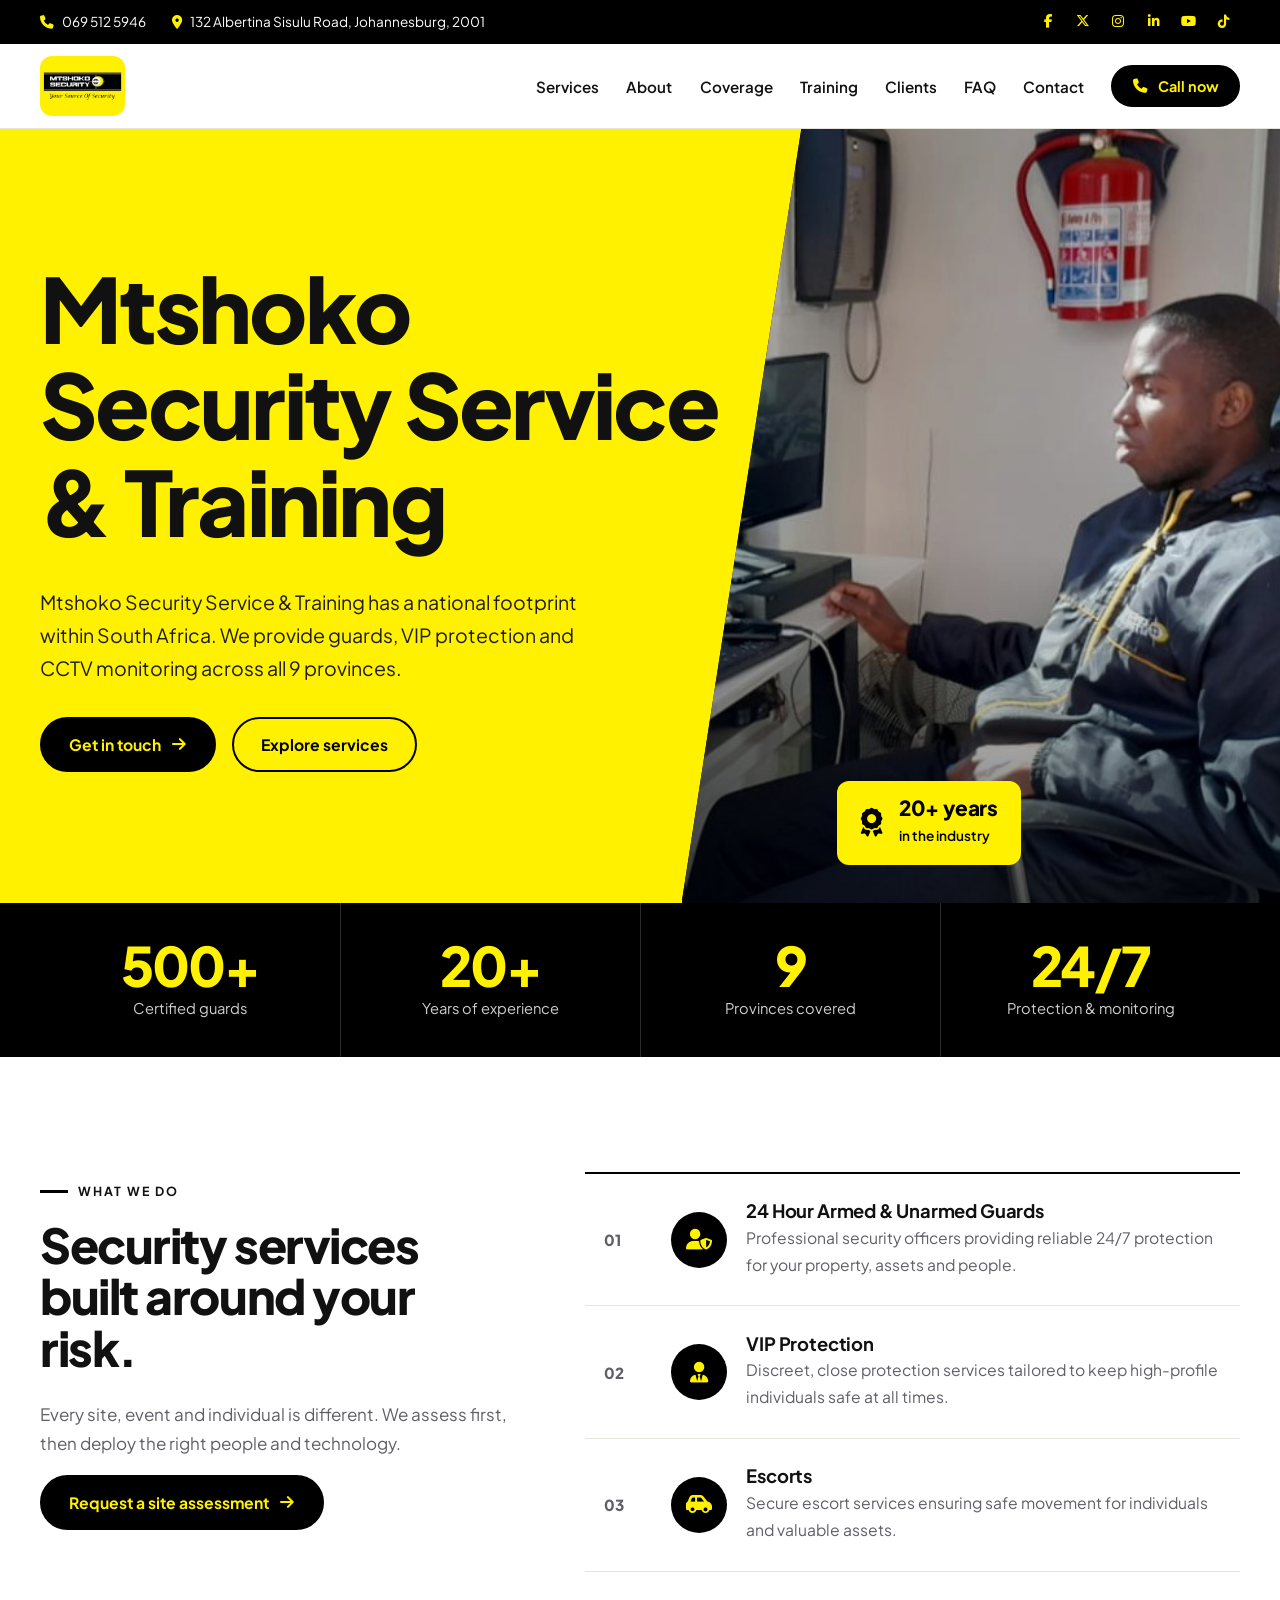
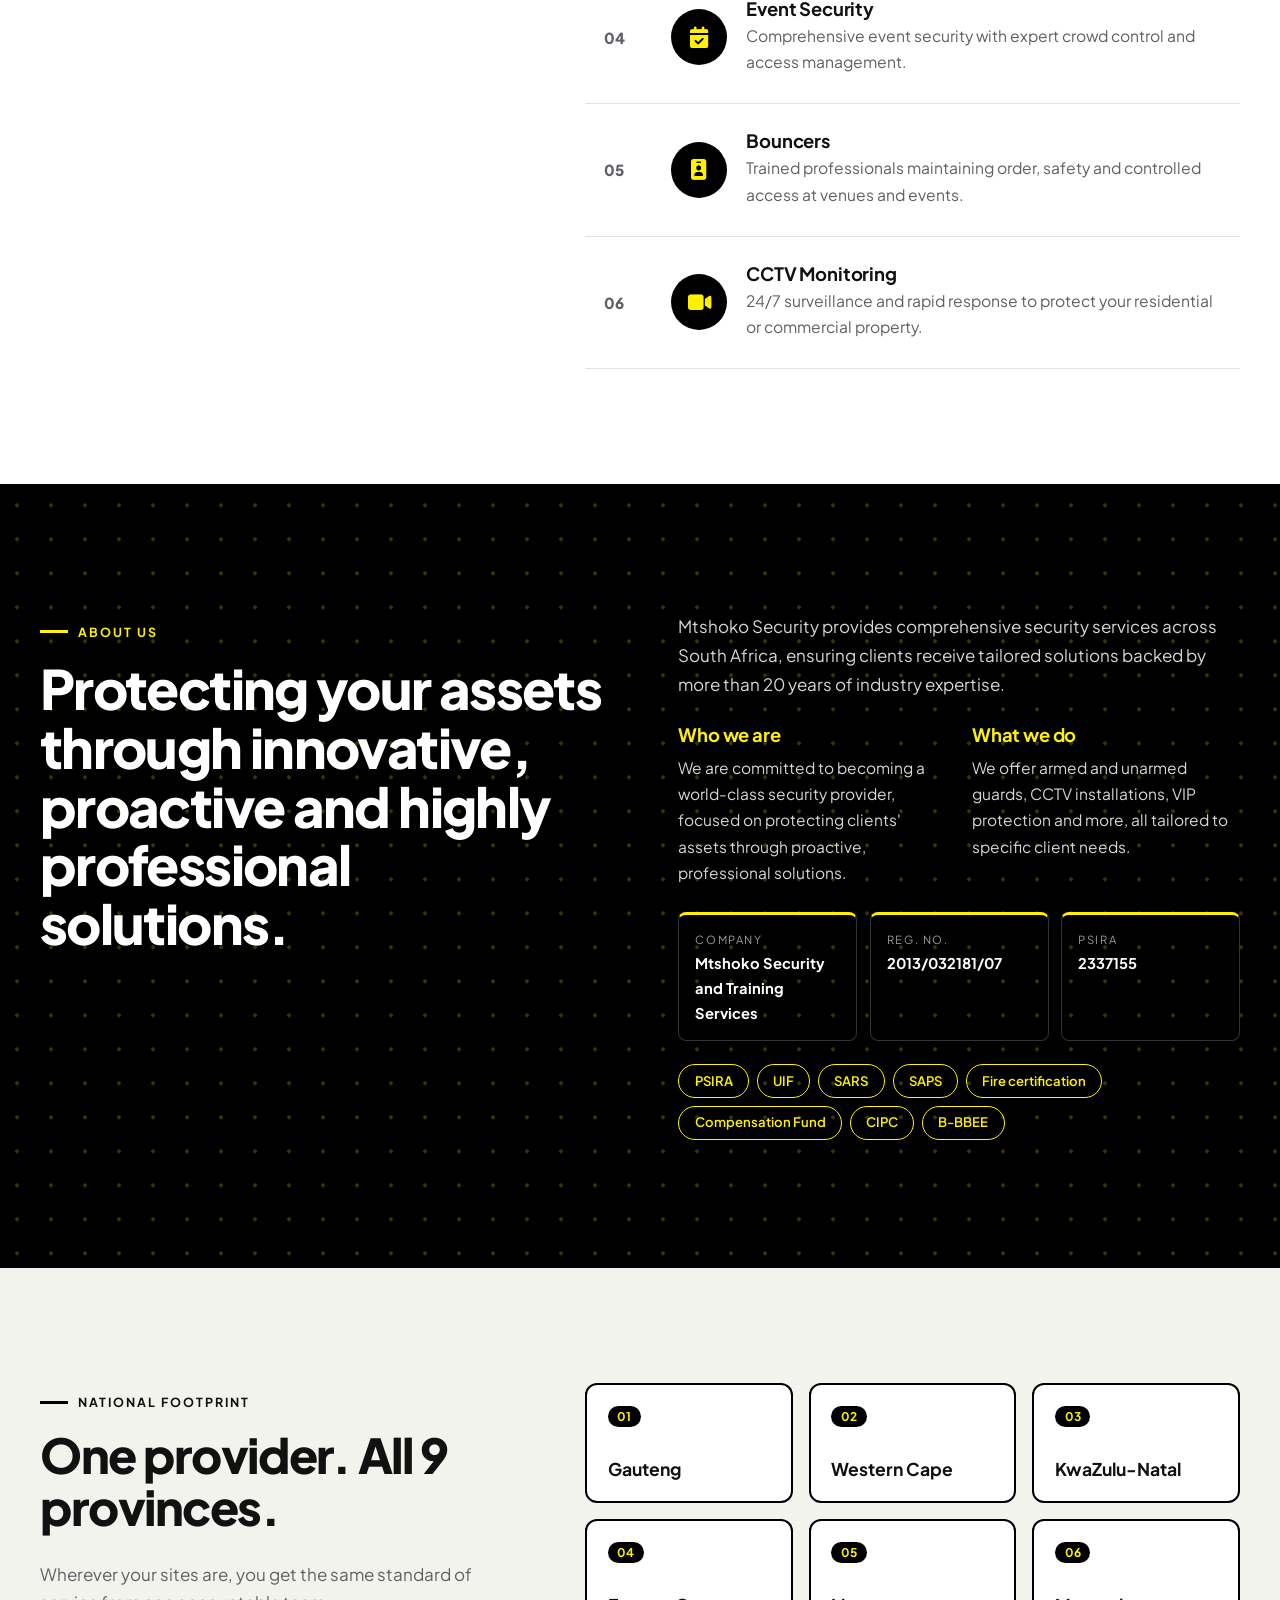
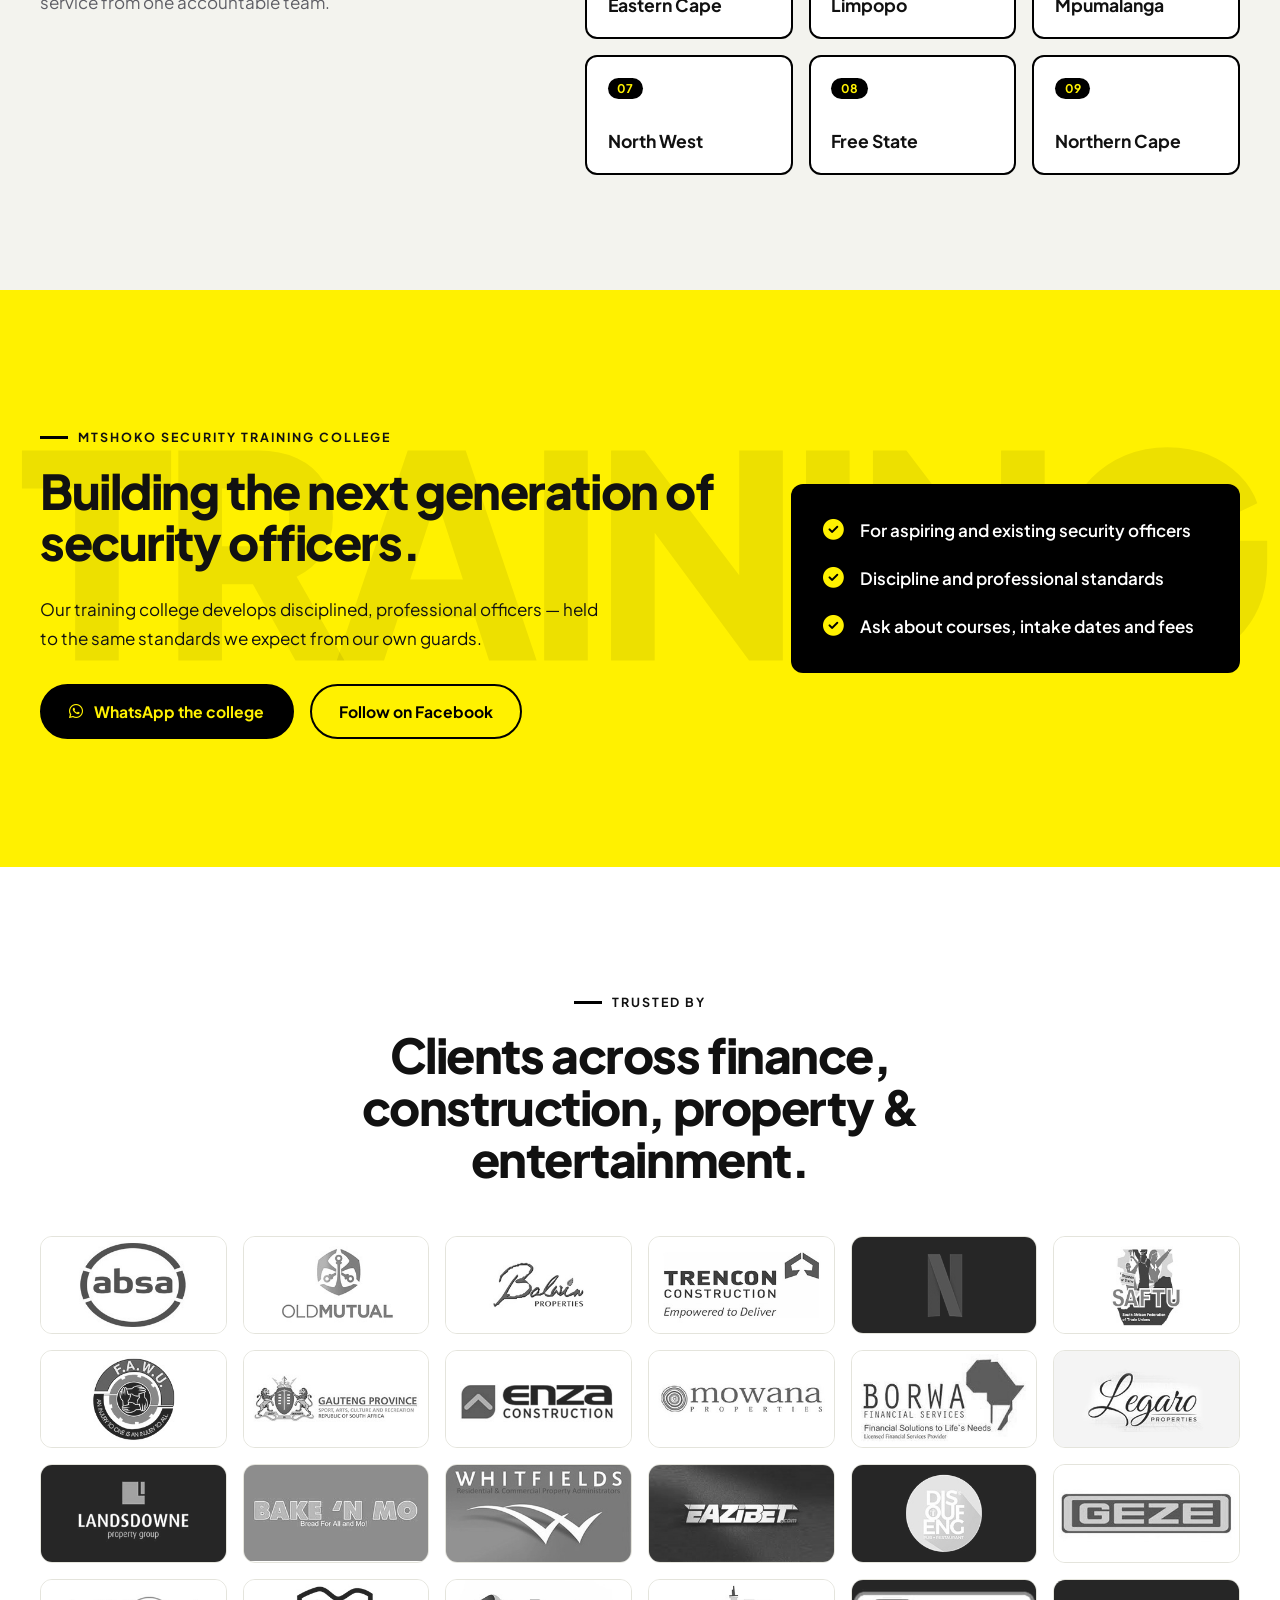
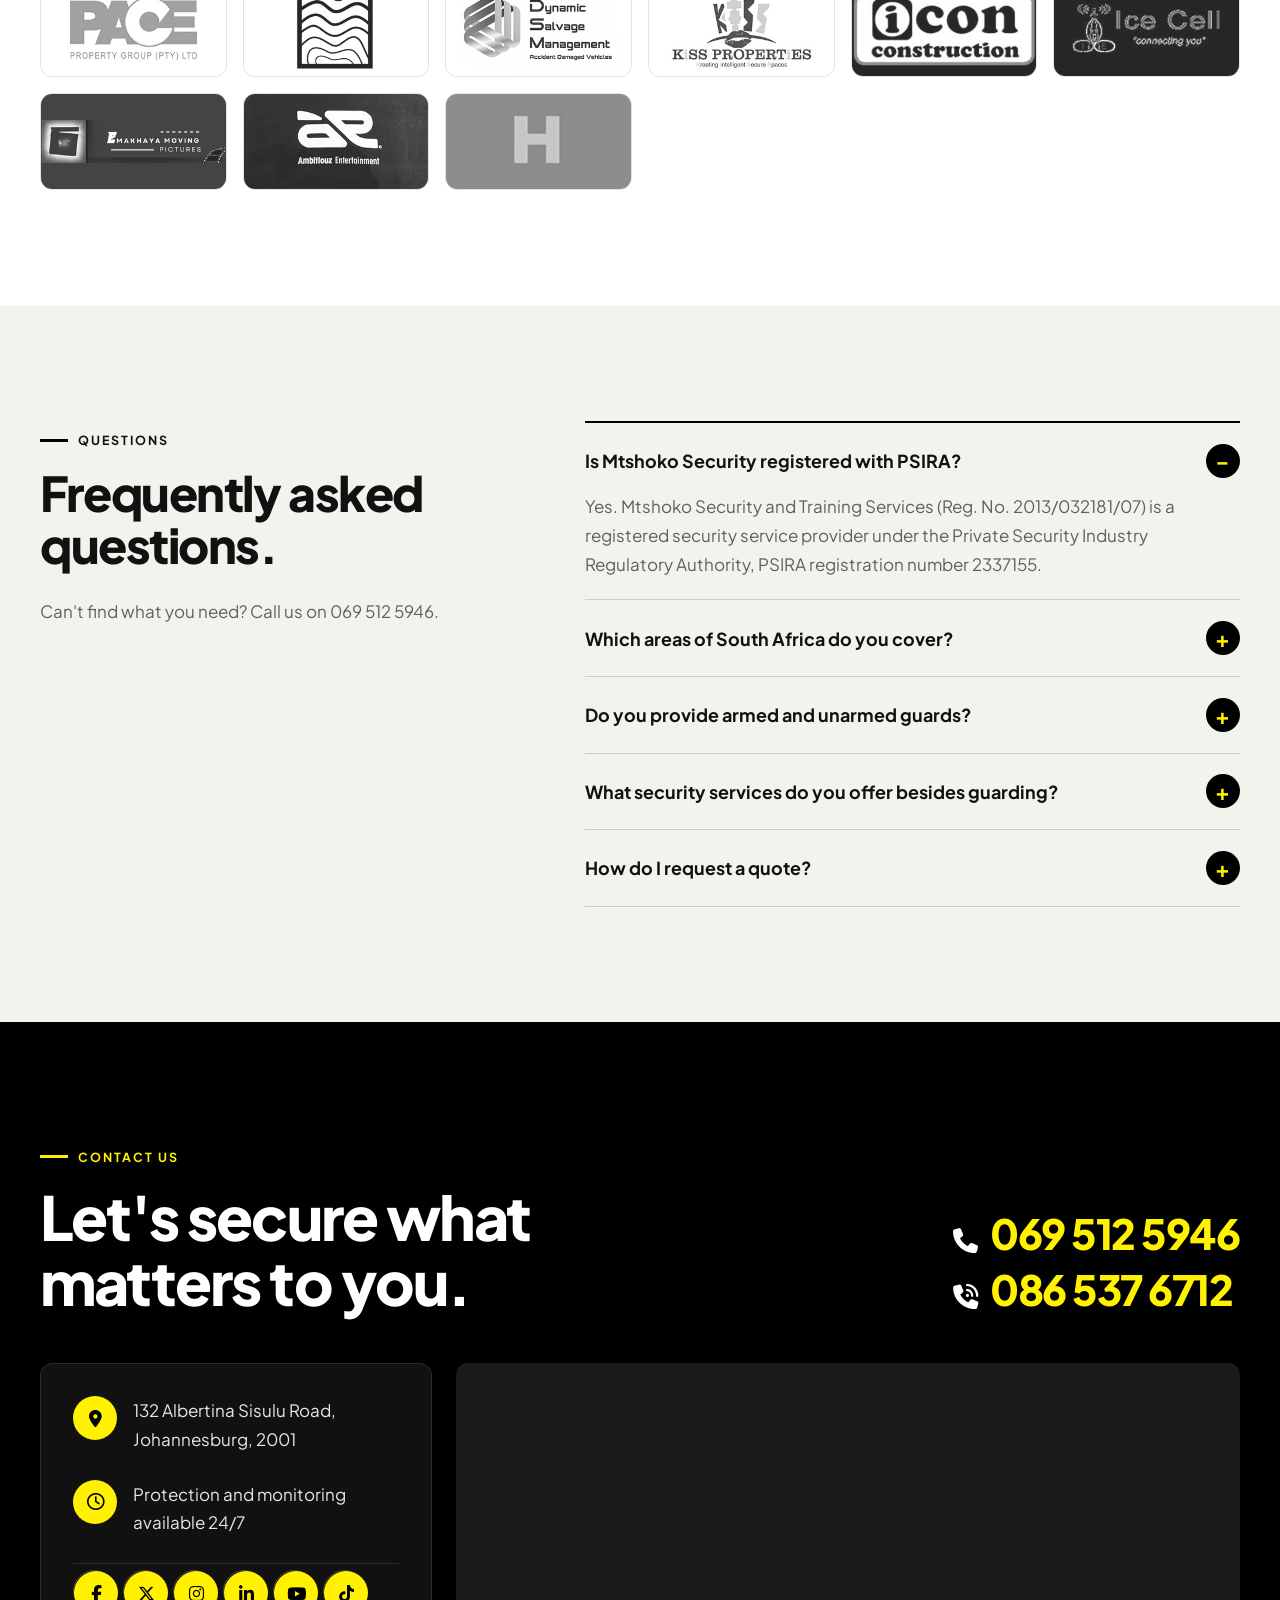
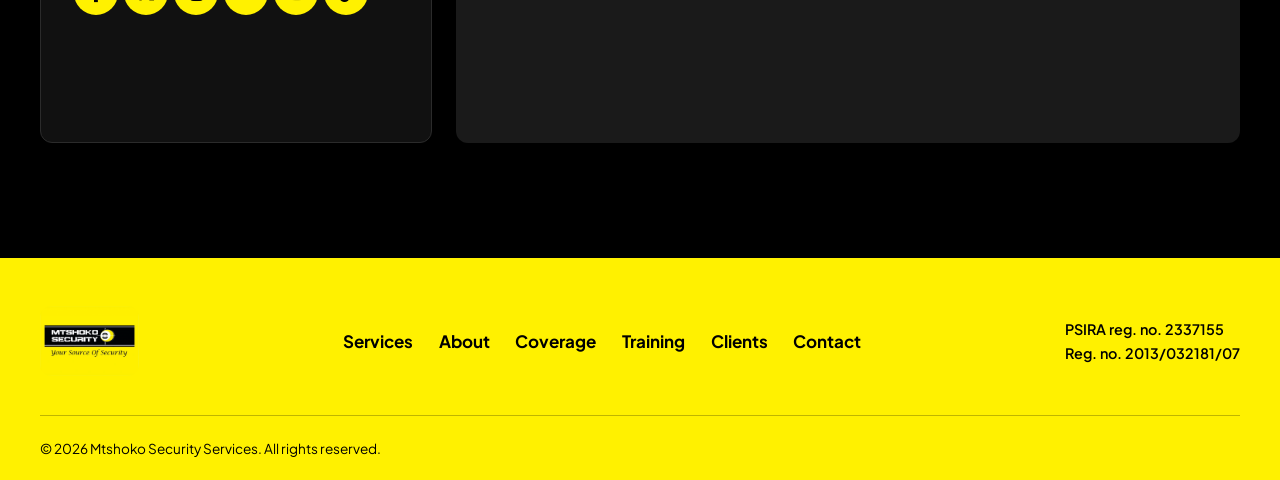
<file: index.html>
<!DOCTYPE html>
<html lang="en-ZA">
<head>
<meta charset="utf-8">
<meta name="viewport" content="width=device-width, initial-scale=1, viewport-fit=cover">
<title>Mtshoko Security | Your Source Of Security - Guards, VIP Protection &amp; CCTV in South Africa</title>
<meta name="description" content="Mtshoko Security Services is a PSIRA-registered security company in Johannesburg with 500+ guards and 20+ years' experience. Armed and unarmed guards, VIP protection, escorts, event security, bouncers and CCTV monitoring in all 9 provinces.">
<meta name="keywords" content="security company Johannesburg, security guards South Africa, armed guards, unarmed guards, VIP protection, close protection, escort services, event security, bouncers, CCTV monitoring, PSIRA registered, security training college, Mtshoko Security">
<meta name="author" content="Mtshoko Security Services">
<meta name="robots" content="index, follow, max-image-preview:large, max-snippet:-1, max-video-preview:-1">
<meta name="googlebot" content="index, follow">
<meta name="theme-color" content="#FFF100">
<meta name="color-scheme" content="light">
<meta name="format-detection" content="telephone=yes">
<meta name="geo.region" content="ZA-GP">
<meta name="geo.placename" content="Johannesburg">
<meta name="referrer" content="strict-origin-when-cross-origin">

<link rel="canonical" href="https://mtshokosecurity.github.io/">
<link rel="alternate" hreflang="en-za" href="https://mtshokosecurity.github.io/">
<link rel="alternate" hreflang="x-default" href="https://mtshokosecurity.github.io/">

<!-- Open Graph -->
<meta property="og:type" content="website">
<meta property="og:site_name" content="Mtshoko Security Services">
<meta property="og:locale" content="en_ZA">
<meta property="og:url" content="https://mtshokosecurity.github.io/">
<meta property="og:title" content="Mtshoko Security | Your Source Of Security">
<meta property="og:description" content="PSIRA-registered security with 500+ guards and 20+ years' experience across all 9 provinces of South Africa.">
<meta property="og:image" content="https://mtshokosecurity.github.io/img/og-image.jpg">
<meta property="og:image:secure_url" content="https://mtshokosecurity.github.io/img/og-image.jpg">
<meta property="og:image:type" content="image/jpeg">
<meta property="og:image:width" content="1200">
<meta property="og:image:height" content="630">
<meta property="og:image:alt" content="Mtshoko Security - Your Source Of Security">

<!-- Twitter / X -->
<meta name="twitter:card" content="summary_large_image">
<meta name="twitter:site" content="@MtshokoSecur1ty">
<meta name="twitter:title" content="Mtshoko Security | Your Source Of Security">
<meta name="twitter:description" content="PSIRA-registered security with 500+ guards and 20+ years' experience across all 9 provinces of South Africa.">
<meta name="twitter:image" content="https://mtshokosecurity.github.io/img/og-image.jpg">
<meta name="twitter:image:alt" content="Mtshoko Security - Your Source Of Security">

<!-- Icons -->
<link rel="icon" href="favicon.ico" sizes="any">
<link rel="icon" type="image/png" sizes="32x32" href="favicon-32x32.png">
<link rel="icon" type="image/png" sizes="16x16" href="favicon-16x16.png">
<link rel="icon" type="image/png" sizes="192x192" href="android-chrome-192x192.png">
<link rel="apple-touch-icon" href="img/apple-touch-icon.png">
<link rel="manifest" href="site.webmanifest">

<!-- Fonts & icons -->
<link rel="preconnect" href="https://fonts.googleapis.com">
<link rel="preconnect" href="https://fonts.gstatic.com" crossorigin>
<link rel="stylesheet" href="https://fonts.googleapis.com/css2?family=Plus+Jakarta+Sans:wght@400;500;600;700;800&display=swap">
<link rel="stylesheet" href="https://cdnjs.cloudflare.com/ajax/libs/font-awesome/6.5.2/css/all.min.css" crossorigin="anonymous" referrerpolicy="no-referrer">
<link rel="stylesheet" href="assets/css/style.css">

<script type="application/ld+json">
{
  "@context": "https://schema.org",
  "@graph": [
    {
      "@type": "WebSite",
      "@id": "https://mtshokosecurity.github.io/#website",
      "url": "https://mtshokosecurity.github.io/",
      "name": "Mtshoko Security Services",
      "inLanguage": "en-ZA",
      "publisher": { "@id": "https://mtshokosecurity.github.io/#organization" }
    },
    {
      "@type": ["Organization", "LocalBusiness", "ProfessionalService"],
      "@id": "https://mtshokosecurity.github.io/#organization",
      "name": "Mtshoko Security Services",
      "legalName": "Mtshoko Security and Training Services",
      "url": "https://mtshokosecurity.github.io/",
      "logo": "https://mtshokosecurity.github.io/img/logo-yellow.jpeg",
      "image": "https://mtshokosecurity.github.io/img/og-image.jpg",
      "slogan": "Your Source Of Security",
      "description": "PSIRA-registered security company providing armed and unarmed guards, VIP protection, escorts, event security, bouncers and CCTV monitoring across South Africa.",
      "telephone": "+27695125946",
      "priceRange": "$$",
      "identifier": "2013/032181/07",
      "address": {
        "@type": "PostalAddress",
        "streetAddress": "132 Albertina Sisulu Road",
        "addressLocality": "Johannesburg",
        "addressRegion": "Gauteng",
        "postalCode": "2001",
        "addressCountry": "ZA"
      },
      "contactPoint": [
        { "@type": "ContactPoint", "telephone": "+27695125946", "contactType": "customer service", "areaServed": "ZA", "availableLanguage": ["English"] },
        { "@type": "ContactPoint", "telephone": "+27865376712", "contactType": "sales", "areaServed": "ZA", "availableLanguage": ["English"] }
      ],
      "openingHoursSpecification": {
        "@type": "OpeningHoursSpecification",
        "dayOfWeek": ["Monday","Tuesday","Wednesday","Thursday","Friday","Saturday","Sunday"],
        "opens": "00:00",
        "closes": "23:59"
      },
      "areaServed": [
        { "@type": "AdministrativeArea", "name": "Gauteng" },
        { "@type": "AdministrativeArea", "name": "Eastern Cape" },
        { "@type": "AdministrativeArea", "name": "KwaZulu-Natal" },
        { "@type": "AdministrativeArea", "name": "North West" },
        { "@type": "AdministrativeArea", "name": "Mpumalanga" },
        { "@type": "AdministrativeArea", "name": "Western Cape" },
        { "@type": "AdministrativeArea", "name": "Northern Cape" },
        { "@type": "AdministrativeArea", "name": "Limpopo" },
        { "@type": "AdministrativeArea", "name": "Free State" }
      ],
      "sameAs": [
        "https://www.facebook.com/Mtshoko-Security-1693312704330019/",
        "https://x.com/mtshokosecur1ty",
        "https://www.youtube.com/channel/UCzOo-mVr35B9XtnU0Jw74TA",
        "https://www.instagram.com/mtshokosecurityservices/",
        "https://www.linkedin.com/company/mtshoko-security-services/",
        "https://www.tiktok.com/@mtshoko.security"
      ],
      "hasOfferCatalog": {
        "@type": "OfferCatalog",
        "name": "Security services",
        "itemListElement": [
          { "@type": "Offer", "itemOffered": { "@type": "Service", "name": "24 hour armed and unarmed guards" } },
          { "@type": "Offer", "itemOffered": { "@type": "Service", "name": "VIP protection" } },
          { "@type": "Offer", "itemOffered": { "@type": "Service", "name": "Escorts" } },
          { "@type": "Offer", "itemOffered": { "@type": "Service", "name": "Event security" } },
          { "@type": "Offer", "itemOffered": { "@type": "Service", "name": "Bouncers" } },
          { "@type": "Offer", "itemOffered": { "@type": "Service", "name": "CCTV monitoring" } }
        ]
      }
    },
    {
      "@type": "EducationalOrganization",
      "@id": "https://mtshokosecurity.github.io/#college",
      "name": "Mtshoko Security Training College",
      "url": "https://mtshokosecurity.github.io/#training",
      "parentOrganization": { "@id": "https://mtshokosecurity.github.io/#organization" }
    },
    {
      "@type": "FAQPage",
      "mainEntity": [
        { "@type": "Question", "name": "Is Mtshoko Security registered with PSIRA?", "acceptedAnswer": { "@type": "Answer", "text": "Yes. Mtshoko Security and Training Services (Reg. No. 2013/032181/07) is a registered security service provider under the Private Security Industry Regulatory Authority, PSIRA registration number 2337155." } },
        { "@type": "Question", "name": "Which areas of South Africa do you cover?", "acceptedAnswer": { "@type": "Answer", "text": "We render security services in all nine provinces: Gauteng, Eastern Cape, KwaZulu-Natal, North West, Mpumalanga, Western Cape, Northern Cape, Limpopo and Free State." } },
        { "@type": "Question", "name": "Do you provide armed and unarmed guards?", "acceptedAnswer": { "@type": "Answer", "text": "Yes. We provide 24 hour armed and unarmed guards, matched to the risk profile and requirements of your site." } },
        { "@type": "Question", "name": "What security services do you offer besides guarding?", "acceptedAnswer": { "@type": "Answer", "text": "We also offer VIP protection, secure escorts, event security, bouncers and 24/7 CCTV monitoring." } },
        { "@type": "Question", "name": "How do I request a quote?", "acceptedAnswer": { "@type": "Answer", "text": "Call 069 512 5946 or 086 537 6712, or visit us at 132 Albertina Sisulu Road, Johannesburg. We will arrange a site assessment and send a tailored proposal." } }
      ]
    }
  ]
}
</script>
</head>
<body>
<a class="skip" href="#main">Skip to content</a>

<!-- TOP BAR -->
<div class="topbar">
  <div class="wrap tb">
    <div class="tb-info">
      <a href="tel:+27695125946"><i class="fa-solid fa-phone" aria-hidden="true"></i>069 512 5946</a>
     
      <span class="tb-addr"><i class="fa-solid fa-location-dot" aria-hidden="true"></i>132 Albertina Sisulu Road, Johannesburg, 2001</span>
    </div>
    <div class="tb-social">
      <a href="https://www.facebook.com/Mtshoko-Security-1693312704330019/" rel="noopener me" target="_blank" aria-label="Facebook"><i class="fa-brands fa-facebook-f" aria-hidden="true"></i></a>
      <a href="https://x.com/mtshokosecur1ty" rel="noopener me" target="_blank" aria-label="X (Twitter)"><i class="fa-brands fa-x-twitter" aria-hidden="true"></i></a>
      <a href="https://www.instagram.com/mtshokosecurityservices/" rel="noopener me" target="_blank" aria-label="Instagram"><i class="fa-brands fa-instagram" aria-hidden="true"></i></a>
      <a href="https://www.linkedin.com/company/mtshoko-security-services/" rel="noopener me" target="_blank" aria-label="LinkedIn"><i class="fa-brands fa-linkedin-in" aria-hidden="true"></i></a>
      <a href="https://www.youtube.com/channel/UCzOo-mVr35B9XtnU0Jw74TA" rel="noopener me" target="_blank" aria-label="YouTube"><i class="fa-brands fa-youtube" aria-hidden="true"></i></a>
      <a href="https://www.tiktok.com/@mtshoko.security" rel="noopener me" target="_blank" aria-label="TikTok"><i class="fa-brands fa-tiktok" aria-hidden="true"></i></a>
    </div>
  </div>
</div>

<!-- HEADER -->
<header class="site-header">
  <div class="wrap bar">
    <a class="brand" href="./" aria-label="Mtshoko Security Services - home">
      <img class="logo" src="img/logo-yellow.jpeg" width="148" height="104" alt="Mtshoko Security - Your Source Of Security">
    </a>
    <button class="nav-toggle" aria-expanded="false" aria-controls="nav" aria-label="Toggle menu"><span></span><span></span><span></span></button>
    <nav id="nav" class="nav" aria-label="Primary">
      <a href="#services">Services</a>
      <a href="#about">About</a>
      <a href="#coverage">Coverage</a>
      <a href="#training">Training</a>
      <a href="#clients">Clients</a>
      <a href="#faq">FAQ</a>
      <a href="#contact">Contact</a>
      <a class="btn btn-sm" href="tel:+27695125946"><i class="fa-solid fa-phone" aria-hidden="true"></i>Call now</a>
    </nav>
  </div>
</header>

<main id="main">

<!-- HERO -->
<section class="hero" id="top" aria-labelledby="hero-title">
  <div class="hero-left">
    <div class="hero-copy">
     
      <h1 id="hero-title" class="reveal">Mtshoko Security Service & Training </em></h1>
      <p class="lead reveal">Mtshoko Security Service &amp; Training has a national footprint within South Africa. We provide guards, VIP protection and CCTV monitoring across all 9 provinces.</p>
      <div class="cta reveal">
        <a class="btn btn-dark" href="#contact">Get in touch <i class="fa-solid fa-arrow-right" aria-hidden="true"></i></a>
        <a class="btn btn-line" href="#services">Explore services</a>
      </div>
    </div>
  </div>
  <div class="hero-right" aria-hidden="false">
    <div class="hero-photo" data-speed="0.1">
      <img src="img/hero-guards.jpg" width="700" height="800" alt="Mtshoko security officer monitoring CCTV on duty" fetchpriority="high">
    </div>
    <div class="hero-tag reveal">
      <i class="fa-solid fa-award" aria-hidden="true"></i>
      <div><strong>20+ years</strong><span>in the industry</span></div>
    </div>
  </div>
</section>

<!-- STATS -->
<section class="stats" aria-label="Key figures">
  <ul class="wrap stats-grid">
    <li class="reveal"><strong data-count="500" data-suffix="+">500+</strong><span>Certified guards</span></li>
    <li class="reveal"><strong data-count="20" data-suffix="+">20+</strong><span>Years of experience</span></li>
    <li class="reveal"><strong data-count="9">9</strong><span>Provinces covered</span></li>
    <li class="reveal"><strong>24/7</strong><span>Protection &amp; monitoring</span></li>
  </ul>
</section>

<!-- SERVICES -->
<section class="section services" id="services" aria-labelledby="services-title">
  <div class="wrap split">
    <div class="sticky reveal">
      <p class="label">What we do</p>
      <h2 id="services-title">Security services built around your risk.</h2>
      <p class="muted">Every site, event and individual is different. We assess first, then deploy the right people and technology.</p>
      <a class="btn btn-dark" href="#contact">Request a site assessment <i class="fa-solid fa-arrow-right" aria-hidden="true"></i></a>
    </div>
    <ol class="svc-list">
      <li class="reveal"><span class="num">01</span><span class="svc-ico"><i class="fa-solid fa-user-shield" aria-hidden="true"></i></span><div><h3>24 Hour Armed &amp; Unarmed Guards</h3><p>Professional security officers providing reliable 24/7 protection for your property, assets and people.</p></div></li>
      <li class="reveal"><span class="num">02</span><span class="svc-ico"><i class="fa-solid fa-user-tie" aria-hidden="true"></i></span><div><h3>VIP Protection</h3><p>Discreet, close protection services tailored to keep high-profile individuals safe at all times.</p></div></li>
      <li class="reveal"><span class="num">03</span><span class="svc-ico"><i class="fa-solid fa-car-side" aria-hidden="true"></i></span><div><h3>Escorts</h3><p>Secure escort services ensuring safe movement for individuals and valuable assets.</p></div></li>
      <li class="reveal"><span class="num">04</span><span class="svc-ico"><i class="fa-solid fa-calendar-check" aria-hidden="true"></i></span><div><h3>Event Security</h3><p>Comprehensive event security with expert crowd control and access management.</p></div></li>
      <li class="reveal"><span class="num">05</span><span class="svc-ico"><i class="fa-solid fa-id-badge" aria-hidden="true"></i></span><div><h3>Bouncers</h3><p>Trained professionals maintaining order, safety and controlled access at venues and events.</p></div></li>
      <li class="reveal"><span class="num">06</span><span class="svc-ico"><i class="fa-solid fa-video" aria-hidden="true"></i></span><div><h3>CCTV Monitoring</h3><p>24/7 surveillance and rapid response to protect your residential or commercial property.</p></div></li>
    </ol>
  </div>
</section>

<!-- ABOUT -->
<section class="about parallax" id="about" aria-labelledby="about-title">
  <div class="about-dots" data-speed="0.18" aria-hidden="true"></div>
  <div class="wrap about-grid">
    <div class="reveal">
      <p class="label label-y">About us</p>
      <h2 id="about-title">Protecting your assets through innovative, proactive and highly professional solutions.</h2>
    </div>
    <div class="about-copy reveal">
      <p>Mtshoko Security provides comprehensive security services across South Africa, ensuring clients receive tailored solutions backed by more than 20 years of industry expertise.</p>
      <div class="two">
        <div><h3>Who we are</h3><p>We are committed to becoming a world-class security provider, focused on protecting clients' assets through proactive, professional solutions.</p></div>
        <div><h3>What we do</h3><p>We offer armed and unarmed guards, CCTV installations, VIP protection and more, all tailored to specific client needs.</p></div>
      </div>
      <dl class="reg">
        <div><dt>Company</dt><dd>Mtshoko Security and Training Services</dd></div>
        <div><dt>Reg. no.</dt><dd>2013/032181/07</dd></div>
        <div><dt>PSIRA</dt><dd>2337155</dd></div>
      </dl>
      <ul class="tags">
        <li>PSIRA</li><li>UIF</li><li>SARS</li><li>SAPS</li><li>Fire certification</li><li>Compensation Fund</li><li>CIPC</li><li>B-BBEE</li>
      </ul>
    </div>
  </div>
</section>

<!-- COVERAGE -->
<section class="section coverage" id="coverage" aria-labelledby="coverage-title">
  <div class="wrap split">
    <div class="reveal">
      <p class="label">National footprint</p>
      <h2 id="coverage-title">One provider. All 9 provinces.</h2>
      <p class="muted">Wherever your sites are, you get the same standard of service from one accountable team.</p>
    </div>
    <ul class="prov">
      <li class="reveal"><b>01</b>Gauteng</li><li class="reveal"><b>02</b>Western Cape</li><li class="reveal"><b>03</b>KwaZulu-Natal</li>
      <li class="reveal"><b>04</b>Eastern Cape</li><li class="reveal"><b>05</b>Limpopo</li><li class="reveal"><b>06</b>Mpumalanga</li>
      <li class="reveal"><b>07</b>North West</li><li class="reveal"><b>08</b>Free State</li><li class="reveal"><b>09</b>Northern Cape</li>
    </ul>
  </div>
</section>

<!-- TRAINING -->
<section class="training parallax" id="training" aria-labelledby="training-title">
  <div class="big-word" data-speed="-0.12" aria-hidden="true">TRAINING</div>
  <div class="wrap training-grid">
    <div class="reveal">
      <p class="label">Mtshoko Security Training College</p>
      <h2 id="training-title">Building the next generation of security officers.</h2>
      <p>Our training college develops disciplined, professional officers &mdash; held to the same standards we expect from our own guards.</p>
      <div class="cta">
        <a class="btn btn-dark" href="https://wa.me/message/PVZWILEBLU4AM1" rel="noopener" target="_blank"><i class="fa-brands fa-whatsapp" aria-hidden="true"></i>WhatsApp the college</a>
        <a class="btn btn-line" href="https://www.facebook.com/share/17sLFBoj9N/" rel="noopener" target="_blank">Follow on Facebook</a>
      </div>
    </div>
    <ul class="checks reveal">
      <li><i class="fa-solid fa-circle-check" aria-hidden="true"></i>For aspiring and existing security officers</li>
      <li><i class="fa-solid fa-circle-check" aria-hidden="true"></i>Discipline and professional standards</li>
      <li><i class="fa-solid fa-circle-check" aria-hidden="true"></i>Ask about courses, intake dates and fees</li>
    </ul>
  </div>
</section>

<!-- CLIENTS -->
<section class="section clients" id="clients" aria-labelledby="clients-title">
  <div class="wrap">
    <header class="center reveal">
      <p class="label">Trusted by</p>
      <h2 id="clients-title">Clients across finance, construction, property &amp; entertainment.</h2>
    </header>
    <ul class="logo-grid">
      <li class="reveal"><img src="img/clients/absa.jpg" width="311" height="162" loading="lazy" alt="ABSA"></li>
      <li class="reveal"><img src="img/clients/old-mutual.jpg" width="311" height="162" loading="lazy" alt="Old Mutual"></li>
      <li class="reveal"><img src="img/clients/balwin.jpg" width="311" height="162" loading="lazy" alt="Balwin Properties"></li>
      <li class="reveal"><img src="img/clients/trencon.jpg" width="311" height="162" loading="lazy" alt="Trencon"></li>
      <li class="reveal"><img src="img/clients/netflix.jpg" width="311" height="162" loading="lazy" alt="Netflix"></li>
      <li class="reveal"><img src="img/clients/saftu.jpg" width="311" height="162" loading="lazy" alt="SAFTU"></li>
      <li class="reveal"><img src="img/clients/fawu.jpg" width="311" height="162" loading="lazy" alt="FAWU"></li>
      <li class="reveal"><img src="img/clients/gauteng-sports-and-recreation.jpg" width="311" height="162" loading="lazy" alt="Gauteng Sports and Recreation"></li>
      <li class="reveal"><img src="img/clients/enza-construction.jpg" width="311" height="162" loading="lazy" alt="Enza Construction"></li>
      <li class="reveal"><img src="img/clients/mowana.jpg" width="311" height="162" loading="lazy" alt="Mowana"></li>
      <li class="reveal"><img src="img/clients/borwa-logo.png" width="311" height="162" loading="lazy" alt="Borwa"></li>
      <li class="reveal"><img src="img/clients/legaro.jpg" width="311" height="162" loading="lazy" alt="Legaro"></li>
      <li class="reveal"><img src="img/clients/landsdowne.jpg" width="311" height="162" loading="lazy" alt="Landsdowne"></li>
      <li class="reveal"><img src="img/clients/bakenmore.jpg" width="313" height="162" loading="lazy" alt="Bakenmore"></li>
      <li class="reveal"><img src="img/clients/whitfields.jpg" width="311" height="162" loading="lazy" alt="Whitfields"></li>
      <li class="reveal"><img src="img/clients/eazibet.jpg" width="311" height="162" loading="lazy" alt="Eazibet"></li>
      <li class="reveal"><img src="img/clients/disofeng.jpg" width="311" height="162" loading="lazy" alt="Disofeng"></li>
      <li class="reveal"><img src="img/clients/geze.jpg" width="311" height="162" loading="lazy" alt="Geze"></li>
      <li class="reveal"><img src="img/clients/pace.jpg" width="311" height="162" loading="lazy" alt="Pace"></li>
      <li class="reveal"><img src="img/clients/wave.jpg" width="311" height="162" loading="lazy" alt="Wave"></li>
      <li class="reveal"><img src="img/clients/dynamic.jpg" width="311" height="162" loading="lazy" alt="Dynamic"></li>
      <li class="reveal"><img src="img/clients/kiss.jpg" width="311" height="162" loading="lazy" alt="KISS"></li>
      <li class="reveal"><img src="img/clients/icon.jpg" width="311" height="162" loading="lazy" alt="Icon"></li>
      <li class="reveal"><img src="img/clients/ice-black.jpg" width="225" height="117" loading="lazy" alt="ICE"></li>
      <li class="reveal"><img src="img/clients/emakhaya.png" width="313" height="162" loading="lazy" alt="Emakhaya"></li>
      <li class="reveal"><img src="img/clients/ae.jpg" width="313" height="162" loading="lazy" alt="Ambitiouz Entertainment"></li>
      <li class="reveal"><img src="img/clients/h.png" width="313" height="162" loading="lazy" alt="Client logo"></li>
    </ul>
  </div>
</section>

<!-- FAQ -->
<section class="section faq-sec" id="faq" aria-labelledby="faq-title">
  <div class="wrap split">
    <div class="sticky reveal">
      <p class="label">Questions</p>
      <h2 id="faq-title">Frequently asked questions.</h2>
      <p class="muted">Can't find what you need? Call us on <a href="tel:+27695125946">069 512 5946</a>.</p>
    </div>
    <div class="faq reveal">
      <details open><summary>Is Mtshoko Security registered with PSIRA?</summary><p>Yes. Mtshoko Security and Training Services (Reg. No. 2013/032181/07) is a registered security service provider under the Private Security Industry Regulatory Authority, PSIRA registration number 2337155.</p></details>
      <details><summary>Which areas of South Africa do you cover?</summary><p>We render security services in all nine provinces: Gauteng, Eastern Cape, KwaZulu-Natal, North West, Mpumalanga, Western Cape, Northern Cape, Limpopo and Free State.</p></details>
      <details><summary>Do you provide armed and unarmed guards?</summary><p>Yes. We provide 24 hour armed and unarmed guards, matched to the risk profile and requirements of your site.</p></details>
      <details><summary>What security services do you offer besides guarding?</summary><p>We also offer VIP protection, secure escorts, event security, bouncers and 24/7 CCTV monitoring.</p></details>
      <details><summary>How do I request a quote?</summary><p>Call 069 512 5946 or 086 537 6712, or visit us at 132 Albertina Sisulu Road, Johannesburg. We will arrange a site assessment and send a tailored proposal.</p></details>
    </div>
  </div>
</section>

<!-- CONTACT -->
<section class="contact" id="contact" aria-labelledby="contact-title">
  <div class="wrap">
    <div class="contact-top reveal">
      <div>
        <p class="label label-y">Contact us</p>
        <h2 id="contact-title">Let's secure what matters to you.</h2>
      </div>
      <div class="phones">
        <a href="tel:+27695125946"><i class="fa-solid fa-phone" aria-hidden="true"></i>069 512 5946</a>
        <a href="tel:+27865376712"><i class="fa-solid fa-phone-volume" aria-hidden="true"></i>086 537 6712</a>
      </div>
    </div>
    <div class="contact-grid">
      <address class="addr reveal">
        <p><i class="fa-solid fa-location-dot" aria-hidden="true"></i><span>132 Albertina Sisulu Road,<br>Johannesburg, 2001</span></p>
        <p><i class="fa-regular fa-clock" aria-hidden="true"></i><span>Protection and monitoring<br>available 24/7</span></p>
        <p class="soc">
          <a href="https://www.facebook.com/Mtshoko-Security-1693312704330019/" rel="noopener me" target="_blank" aria-label="Facebook"><i class="fa-brands fa-facebook-f" aria-hidden="true"></i></a>
          <a href="https://x.com/mtshokosecur1ty" rel="noopener me" target="_blank" aria-label="X (Twitter)"><i class="fa-brands fa-x-twitter" aria-hidden="true"></i></a>
          <a href="https://www.instagram.com/mtshokosecurityservices/" rel="noopener me" target="_blank" aria-label="Instagram"><i class="fa-brands fa-instagram" aria-hidden="true"></i></a>
          <a href="https://www.linkedin.com/company/mtshoko-security-services/" rel="noopener me" target="_blank" aria-label="LinkedIn"><i class="fa-brands fa-linkedin-in" aria-hidden="true"></i></a>
          <a href="https://www.youtube.com/channel/UCzOo-mVr35B9XtnU0Jw74TA" rel="noopener me" target="_blank" aria-label="YouTube"><i class="fa-brands fa-youtube" aria-hidden="true"></i></a>
          <a href="https://www.tiktok.com/@mtshoko.security" rel="noopener me" target="_blank" aria-label="TikTok"><i class="fa-brands fa-tiktok" aria-hidden="true"></i></a>
        </p>
      </address>
      <div class="map reveal">
        <iframe src="https://www.google.com/maps/embed?pb=!1m18!1m12!1m3!1d3579.7588844627353!2d28.04253957541517!3d-26.204520677076417!2m3!1f0!2f0!3f0!3m2!1i1024!2i768!4f13.1!3m3!1m2!1s0x1e950e41f167f557%3A0x6531477694fc7f81!2sMtshoko%20Security%20Services%20%26%20Mtshoko%20Security%20Training%20College!5e0!3m2!1sen!2sza!4v1791441382734!5m2!1sen!2sza" title="Map showing Mtshoko Security Services at 132 Albertina Sisulu Road, Johannesburg" width="600" height="450" style="border:0;" allowfullscreen="" loading="lazy" referrerpolicy="strict-origin-when-cross-origin"></iframe>
      </div>
    </div>
  </div>
</section>

</main>

<footer class="site-footer">
  <div class="wrap foot">
    <a class="brand" href="./" aria-label="Mtshoko Security Services - home">
      <img class="logo" src="img/logo-yellow.jpeg" width="148" height="104" alt="Mtshoko Security - Your Source Of Security" loading="lazy">
    </a>
    <nav aria-label="Footer">
      <a href="#services">Services</a><a href="#about">About</a><a href="#coverage">Coverage</a><a href="#training">Training</a><a href="#clients">Clients</a><a href="#contact">Contact</a>
    </nav>
    <p>PSIRA reg. no. 2337155<br>Reg. no. 2013/032181/07</p>
  </div>
  <div class="wrap copy">&copy; <span id="yr">2026</span> Mtshoko Security Services. All rights reserved.</div>
</footer>

<script src="assets/js/main.js" defer></script>
</body>
</html>
</file>
<file: assets/css/style.css>
:root{
  --y:#FFF100;--k:#000;--w:#fff;--g:#f3f3ee;--line:#e4e4dc;--mut:#5f5f66;
  --r:12px;--max:1200px;
  --f:"Plus Jakarta Sans",system-ui,-apple-system,"Segoe UI",Roboto,Arial,sans-serif;
}
*,*::before,*::after{box-sizing:border-box}
html{scroll-behavior:smooth;scroll-padding-top:100px;-webkit-text-size-adjust:100%}
body{margin:0;background:#fff;color:#111;font:400 1.0625rem/1.7 var(--f);overflow-x:hidden}
img,svg{max-width:100%;display:block}
a{color:inherit;text-decoration:none}
h1,h2,h3{font-family:var(--f);font-weight:800;line-height:1.08;letter-spacing:-.03em;margin:0 0 .55em;color:inherit}
h1{font-size:clamp(2.8rem,7vw,5.6rem)}
h2{font-size:clamp(1.9rem,4vw,3rem)}
h3{font-size:1.15rem;letter-spacing:-.01em;font-weight:700}
p{margin:0 0 1em}
.wrap{width:min(100% - 3rem,var(--max));margin-inline:auto}
.muted{color:var(--mut)}
.skip{position:absolute;left:-999px;top:0;background:var(--y);color:#000;padding:.6rem 1rem;z-index:300}
.skip:focus{left:0}
:focus-visible{outline:3px solid #000;outline-offset:3px}

/* labels & buttons */
.label{display:inline-flex;align-items:center;gap:.6rem;font:700 .78rem var(--f);text-transform:uppercase;letter-spacing:.16em;margin-bottom:1.2rem}
.label::before{content:"";width:28px;height:3px;background:#000}
.label-y{color:var(--y)}
.label-y::before{background:var(--y)}
.btn{display:inline-flex;align-items:center;gap:.7rem;font:700 .98rem var(--f);padding:1rem 1.7rem;border-radius:999px;border:2px solid #000;cursor:pointer;transition:transform .2s,background .2s,color .2s,box-shadow .2s}
.btn-dark{background:#000;color:var(--y)}
.btn-dark:hover{background:#1c1c1c;transform:translateY(-2px);box-shadow:0 14px 24px -14px rgba(0,0,0,.6)}
.btn-line{background:transparent;color:#000}
.btn-line:hover{background:#000;color:var(--y)}
.btn-sm{padding:.65rem 1.2rem;font-size:.9rem;background:#000;color:var(--y)}
.btn-sm:hover{background:#222}
.cta{display:flex;flex-wrap:wrap;gap:1rem;margin-top:2rem}

/* top bar */
.topbar{background:#000;color:#fff;font-size:.85rem}
.tb{display:flex;justify-content:space-between;align-items:center;gap:1rem;min-height:44px}
.tb-info{display:flex;flex-wrap:wrap;gap:.3rem 1.6rem;align-items:center}
.tb-info i,.tb-social a{color:var(--y)}
.tb-info i{margin-right:.5rem}
.tb-info a:hover{color:var(--y)}
.tb-social{display:flex;gap:.2rem}
.tb-social a{width:32px;height:32px;display:grid;place-items:center;border-radius:50%;transition:background .2s,color .2s}
.tb-social a:hover{background:var(--y);color:#000}

/* header */
.site-header{position:sticky;top:0;z-index:100;background:rgba(255,255,255,.94);-webkit-backdrop-filter:blur(12px);backdrop-filter:blur(12px);border-bottom:1px solid var(--line);transition:box-shadow .3s}
.site-header.solid{box-shadow:0 12px 30px -22px rgba(0,0,0,.5)}
.bar{display:flex;align-items:center;justify-content:space-between;height:84px}
.logo{height:60px;width:auto;border-radius:12px}
.nav{display:flex;align-items:center;gap:1.7rem}
.nav a:not(.btn){position:relative;font:600 .95rem var(--f);padding:.3rem 0}
.nav a:not(.btn)::after{content:"";position:absolute;left:0;right:0;bottom:-2px;height:3px;background:var(--y);box-shadow:0 0 0 1px #000;transform:scaleX(0);transform-origin:left;transition:transform .25s}
.nav a:not(.btn):hover::after,.nav a.active::after{transform:scaleX(1)}
.nav-toggle{display:none;background:none;border:0;width:44px;height:44px;cursor:pointer;padding:10px}
.nav-toggle span{display:block;height:3px;border-radius:2px;background:#000;margin:6px 0;transition:.3s}

/* hero */
.hero{position:relative;display:grid;grid-template-columns:1.15fr .85fr;background:var(--y);overflow:hidden;min-height:min(86svh,780px)}
.hero-left{display:flex;align-items:center;position:relative;z-index:2}
.hero-copy{padding:clamp(3rem,7vw,6rem) 1rem clamp(3rem,7vw,6rem) 0;max-width:780px;margin-left:max(1.5rem,calc((100vw - var(--max)) / 2))}
.kicker{display:inline-flex;align-items:center;gap:.7rem;font:700 .8rem var(--f);text-transform:uppercase;letter-spacing:.16em;margin-bottom:1.6rem}
.kicker span{width:10px;height:10px;border-radius:50%;background:#000;box-shadow:0 0 0 5px rgba(0,0,0,.15)}
.hero h1{margin-bottom:.4em}
.hero h1 em{font-style:normal;position:relative;z-index:0;white-space:nowrap}
.hero h1 em::after{content:"";position:absolute;left:-.04em;right:-.04em;bottom:.04em;height:.3em;background:#fff;z-index:-1;transform:skew(-8deg)}
.lead{font-size:clamp(1.05rem,1.7vw,1.22rem);max-width:560px;color:#1d1d1d}
.hero-right{position:relative;background:#000;margin-left:-10%;clip-path:polygon(20% 0,100% 0,100% 100%,0 100%);min-height:420px}
.hero-photo{position:absolute;inset:-7% 0}
.hero-photo img{width:100%;height:100%;object-fit:cover;object-position:center 30%;opacity:.92}
.hero-right::after{content:"";position:absolute;inset:0;background:linear-gradient(180deg,transparent 55%,rgba(0,0,0,.55))}
.hero-tag{position:absolute;z-index:3;left:26%;bottom:2.4rem;display:flex;align-items:center;gap:1rem;background:var(--y);color:#000;padding:1rem 1.5rem;border-radius:var(--r)}
.hero-tag i{font-size:1.8rem}
.hero-tag strong{display:block;font:800 1.3rem/1.1 var(--f);letter-spacing:-.02em}
.hero-tag span{font-size:.85rem;font-weight:600}

/* stats */
.stats{background:#000;color:#fff}
.stats-grid{list-style:none;margin-block:0;padding:0;display:grid;grid-template-columns:repeat(4,1fr)}
.stats-grid li{padding:2.2rem 1rem;text-align:center;border-left:1px solid #2b2b2b}
.stats-grid li:first-child{border-left:0}
.stats-grid strong{display:block;font:800 clamp(2.2rem,4.4vw,3.4rem)/1 var(--f);letter-spacing:-.04em;color:var(--y)}
.stats-grid span{color:#cfcfcf;font-size:.92rem}

/* sections */
.section{padding:clamp(4.5rem,9vw,8rem) 0}
.split{display:grid;grid-template-columns:5fr 7fr;gap:clamp(2rem,6vw,5rem);align-items:start}
.sticky{position:sticky;top:120px}
.center{text-align:center;max-width:800px;margin:0 auto 3.2rem}
.center .label{justify-content:center}

/* services */
.svc-list{list-style:none;margin:0;padding:0;counter-reset:s;border-top:2px solid #000}
.svc-list li{display:grid;grid-template-columns:3rem 56px 1fr;gap:1.2rem;align-items:center;padding:1.7rem 1.2rem;border-bottom:1px solid var(--line);transition:background .25s,padding .25s}
.svc-list li:hover{background:var(--y)}
.num{font:800 .95rem var(--f);color:var(--mut)}
.svc-list li:hover .num{color:#000}
.svc-ico{width:56px;height:56px;border-radius:50%;background:#000;color:var(--y);display:grid;place-items:center;font-size:1.3rem;transition:transform .3s}
.svc-list li:hover .svc-ico{transform:rotate(-10deg) scale(1.08)}
.svc-list h3{margin:0 0 .25rem}
.svc-list p{margin:0;color:var(--mut);font-size:.98rem}
.svc-list li:hover p{color:#222}

/* about */
.parallax{position:relative;overflow:hidden;isolation:isolate}
.about{background:#000;color:#fff;padding:clamp(5rem,10vw,9rem) 0}
.about-dots{position:absolute;inset:-15% 0;z-index:-1;background-image:radial-gradient(rgba(255,241,0,.22) 1.6px,transparent 1.8px);background-size:34px 34px}
.about-grid{display:grid;grid-template-columns:1fr 1fr;gap:clamp(2rem,6vw,5rem);align-items:start}
.about h2{font-size:clamp(2rem,4.4vw,3.4rem)}
.about-copy p{color:#d6d6d6}
.two{display:grid;grid-template-columns:1fr 1fr;gap:1.6rem;margin:1.6rem 0}
.two h3{color:var(--y)}
.two p{font-size:.97rem;margin:0}
.reg{display:grid;grid-template-columns:repeat(3,1fr);gap:.8rem;margin:0 0 1.4rem}
.reg div{border:1px solid #333;border-top:3px solid var(--y);border-radius:8px;padding:.9rem 1rem}
.reg dt{font-size:.7rem;text-transform:uppercase;letter-spacing:.14em;color:#9a9a9a}
.reg dd{margin:.15rem 0 0;font-weight:700;font-size:.92rem}
.tags{list-style:none;margin:0;padding:0;display:flex;flex-wrap:wrap;gap:.5rem}
.tags li{border:1px solid var(--y);color:var(--y);border-radius:999px;padding:.3rem .95rem;font-size:.82rem;font-weight:600}

/* coverage */
.coverage{background:var(--g)}
.prov{list-style:none;margin:0;padding:0;display:grid;grid-template-columns:repeat(3,1fr);gap:1rem}
.prov li{background:#fff;border:2px solid #000;border-radius:var(--r);padding:1.3rem;font:700 1.1rem var(--f);display:flex;flex-direction:column;gap:.9rem;min-height:120px;justify-content:space-between;transition:background .25s,transform .25s}
.prov li:hover{background:var(--y);transform:translateY(-4px)}
.prov b{font-size:.75rem;background:#000;color:var(--y);align-self:flex-start;padding:.2rem .6rem;border-radius:999px}

/* training */
.training{background:var(--y);padding:clamp(5rem,10vw,9rem) 0}
.big-word{position:absolute;z-index:-1;left:50%;top:50%;margin:-.5em 0 0 -50%;width:100%;text-align:center;font:800 clamp(6rem,22vw,20rem)/1 var(--f);letter-spacing:-.05em;color:rgba(0,0,0,.07);white-space:nowrap;pointer-events:none}
.training-grid{display:grid;grid-template-columns:1.2fr .8fr;gap:clamp(2rem,6vw,5rem);align-items:center}
.training p{max-width:560px}
.checks{list-style:none;margin:0;padding:2rem;background:#000;color:#fff;border-radius:var(--r);display:grid;gap:1.2rem}
.checks li{display:flex;gap:1rem;align-items:flex-start;font-weight:600}
.checks i{color:var(--y);font-size:1.3rem;margin-top:.15rem}

/* clients */
.logo-grid{list-style:none;margin:0;padding:0;display:grid;grid-template-columns:repeat(6,1fr);gap:1rem}
.logo-grid li{border:1px solid var(--line);border-radius:var(--r);overflow:hidden;background:#fff;transition:transform .25s,box-shadow .25s,border-color .25s}
.logo-grid img{width:100%;height:auto;filter:grayscale(1);opacity:.85;transition:filter .3s,opacity .3s}
.logo-grid li:hover{transform:translateY(-4px);border-color:#000;box-shadow:0 18px 30px -20px rgba(0,0,0,.5)}
.logo-grid li:hover img{filter:none;opacity:1}

/* faq */
.faq-sec{background:var(--g)}
.faq details{border-bottom:1px solid #cfcfc4;padding:1.3rem 0}
.faq details:first-child{border-top:2px solid #000}
.faq summary{cursor:pointer;font:700 1.12rem var(--f);list-style:none;display:flex;justify-content:space-between;align-items:center;gap:1rem}
.faq summary::-webkit-details-marker{display:none}
.faq summary::after{content:"+";background:#000;color:var(--y);border-radius:50%;width:34px;height:34px;display:grid;place-items:center;font-size:1.4rem;line-height:1;flex:none;transition:transform .3s}
.faq details[open] summary::after{content:"\2212"}
.faq p{color:var(--mut);margin:.9rem 0 0;max-width:620px}

/* contact */
.contact{background:#000;color:#fff;padding:clamp(4.5rem,9vw,8rem) 0}
.contact-top{display:flex;flex-wrap:wrap;justify-content:space-between;align-items:flex-end;gap:2rem;margin-bottom:3rem}
.contact h2{margin:0;max-width:14ch;font-size:clamp(2.2rem,5vw,3.8rem)}
.phones{display:grid;gap:.4rem}
.phones a{font:800 clamp(1.6rem,3.4vw,2.6rem)/1.2 var(--f);letter-spacing:-.03em;color:var(--y);transition:transform .2s}
.phones a:hover{transform:translateX(6px)}
.phones i{font-size:.6em;margin-right:.8rem;color:#fff}
.contact-grid{display:grid;grid-template-columns:.8fr 1.6fr;gap:1.5rem;align-items:stretch}
.addr{font-style:normal;background:#111;border:1px solid #2b2b2b;border-radius:var(--r);padding:2rem;display:grid;gap:1.6rem;align-content:start}
.addr p{margin:0;display:flex;gap:1rem;align-items:flex-start;color:#e6e6e6}
.addr p i{flex:none;width:44px;height:44px;border-radius:50%;background:var(--y);color:#000;display:grid;place-items:center}
.addr .soc{flex-wrap:wrap;gap:.5rem;padding-top:.4rem;border-top:1px solid #2b2b2b}
.addr .soc a{width:42px;height:42px;border-radius:50%;border:1px solid #444;display:grid;place-items:center;transition:background .2s,color .2s,border-color .2s}
.addr .soc a:hover{background:var(--y);color:#000;border-color:var(--y)}
.map{border-radius:var(--r);overflow:hidden;min-height:380px;background:#1a1a1a}
.map iframe{display:block;width:100%;height:100%;min-height:380px;border:0}

/* footer */
.site-footer{background:var(--y);color:#000;padding-top:3rem}
.foot{display:flex;flex-wrap:wrap;align-items:center;justify-content:space-between;gap:1.6rem}
.site-footer .logo{height:70px}
.foot nav{display:flex;flex-wrap:wrap;gap:.4rem 1.6rem;font-weight:700}
.foot nav a:hover{text-decoration:underline;text-decoration-thickness:3px}
.foot p{margin:0;font-size:.9rem;font-weight:600}
.copy{border-top:1px solid rgba(0,0,0,.25);margin-top:2.4rem;padding:1.3rem 0;font-size:.85rem}

/* reveal */
.reveal{opacity:0;transform:translateY(26px);transition:opacity .8s ease,transform .8s ease}
.reveal.in{opacity:1;transform:none}
.svc-list .reveal:nth-child(2n){transition-delay:.06s}

/* responsive */
@media (max-width:1000px){
  .hero{grid-template-columns:1fr;min-height:0}
  .hero-copy{margin-left:1.5rem;padding-right:1.5rem}
  .hero-right{margin-left:0;min-height:380px;clip-path:polygon(0 9%,100% 0,100% 100%,0 100%)}
  .hero-tag{left:1.5rem}
  .split,.about-grid,.training-grid,.contact-grid{grid-template-columns:1fr}
  .sticky{position:static}
  .stats-grid{grid-template-columns:repeat(2,1fr)}
  .stats-grid li:nth-child(3){border-left:0}
  .stats-grid li:nth-child(n+3){border-top:1px solid #2b2b2b}
  .logo-grid{grid-template-columns:repeat(4,1fr)}
}
@media (max-width:820px){
  .nav-toggle{display:block}
  .bar{height:74px}
  .logo{height:52px}
  .nav{position:absolute;left:1rem;right:1rem;top:calc(100% + .5rem);background:#fff;border:1px solid var(--line);border-radius:18px;flex-direction:column;align-items:stretch;padding:1rem 1.2rem 1.4rem;gap:.2rem;box-shadow:0 30px 50px -24px rgba(0,0,0,.45);transform:translateY(-140%);opacity:0;visibility:hidden;transition:transform .35s,opacity .35s,visibility .35s;z-index:99}
  .nav.open{transform:none;opacity:1;visibility:visible}
  .nav a:not(.btn){font-size:1.1rem;padding:.8rem .4rem}
  .nav .btn{justify-content:center;margin-top:.6rem}
  .tb-addr,.tb-social{display:none}
  .nav-toggle[aria-expanded=true] span:nth-child(1){transform:translateY(9px) rotate(45deg)}
  .nav-toggle[aria-expanded=true] span:nth-child(2){opacity:0}
  .nav-toggle[aria-expanded=true] span:nth-child(3){transform:translateY(-9px) rotate(-45deg)}
  .svc-list li{grid-template-columns:48px 1fr;padding:1.4rem .8rem}
  .svc-list .num{display:none}
  .two,.reg{grid-template-columns:1fr}
  .prov{grid-template-columns:repeat(2,1fr)}
  .logo-grid{grid-template-columns:repeat(2,1fr)}
}
@media (prefers-reduced-motion:reduce){
  html{scroll-behavior:auto}
  .reveal{opacity:1;transform:none;transition:none}
  [data-speed]{transform:none!important}
}
</file>
